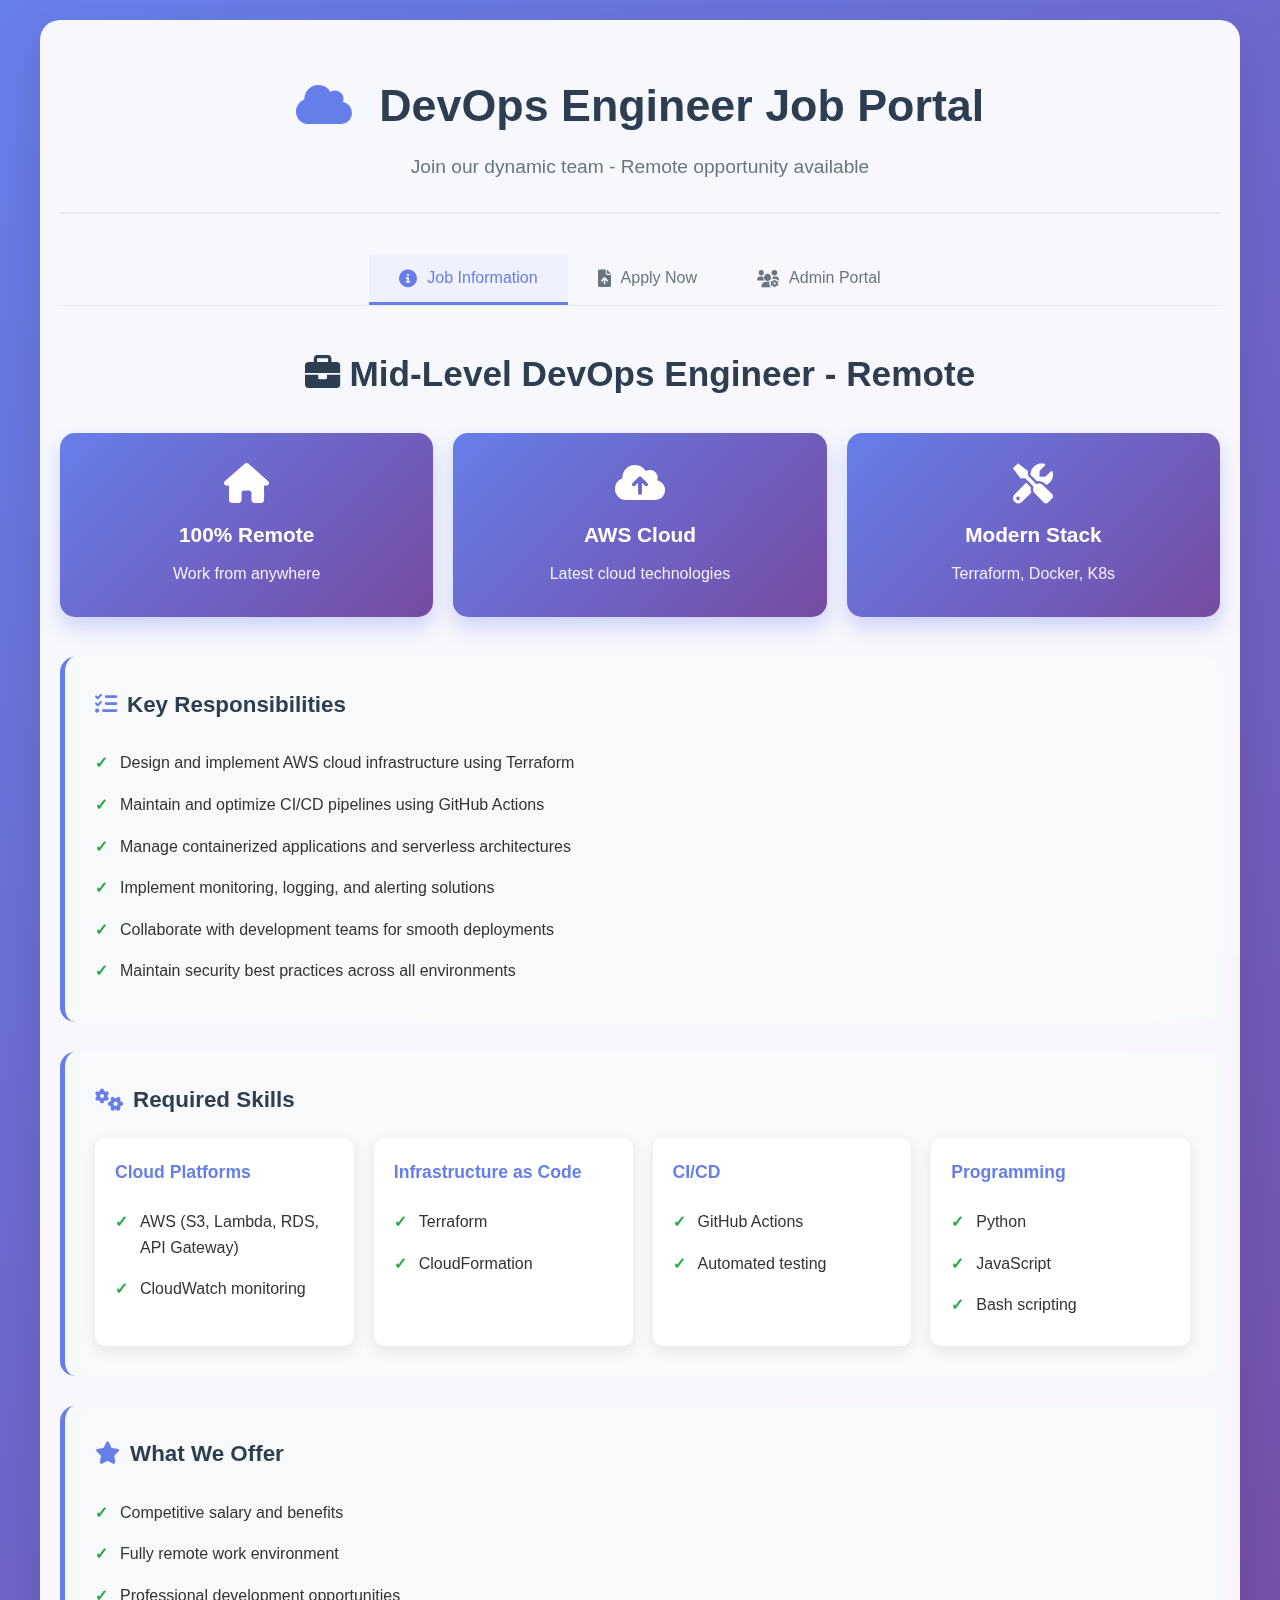
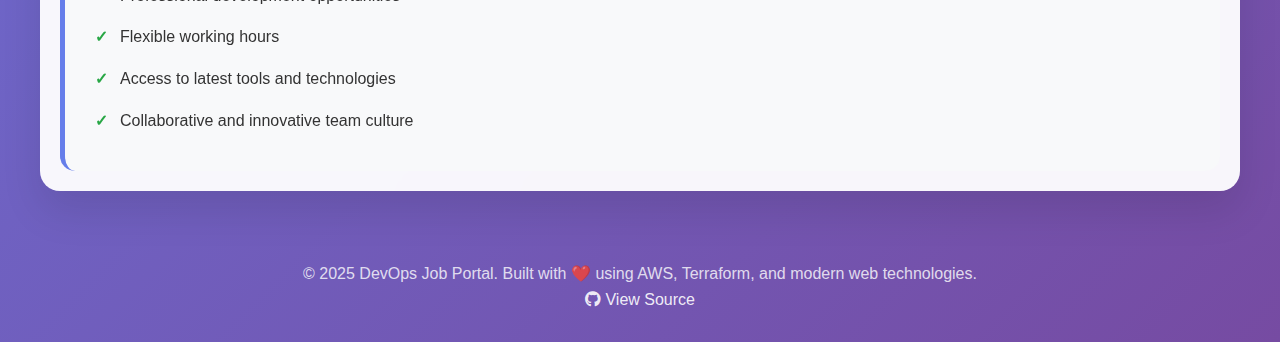
<file: frontend/index.html>
<!DOCTYPE html>
<html lang="en">
<head>
    <meta charset="UTF-8">
    <meta name="viewport" content="width=device-width, initial-scale=1.0">
    <title>DevOps Engineer Job Portal</title>
    <link rel="stylesheet" href="css/styles.css">
    <link href="https://cdnjs.cloudflare.com/ajax/libs/font-awesome/6.0.0/css/all.min.css" rel="stylesheet">
</head>
<body>
    <div class="container">
        <header class="header">
            <h1><i class="fas fa-cloud"></i> DevOps Engineer Job Portal</h1>
            <p class="subtitle">Join our dynamic team - Remote opportunity available</p>
        </header>

        <nav class="nav-tabs">
            <button class="tab-button active" onclick="showTab('job-info')">
                <i class="fas fa-info-circle"></i> Job Information
            </button>
            <button class="tab-button" onclick="showTab('application')">
                <i class="fas fa-file-upload"></i> Apply Now
            </button>
            <button class="tab-button" onclick="showTab('admin')">
                <i class="fas fa-users-cog"></i> Admin Portal
            </button>
        </nav>

        <!-- Job Information Tab -->
        <div id="job-info" class="tab-content active">
            <section class="job-section">
                <h2><i class="fas fa-briefcase"></i> Mid-Level DevOps Engineer - Remote</h2>
                
                <div class="job-highlights">
                    <div class="highlight-card">
                        <i class="fas fa-home"></i>
                        <h3>100% Remote</h3>
                        <p>Work from anywhere</p>
                    </div>
                    <div class="highlight-card">
                        <i class="fas fa-cloud-upload-alt"></i>
                        <h3>AWS Cloud</h3>
                        <p>Latest cloud technologies</p>
                    </div>
                    <div class="highlight-card">
                        <i class="fas fa-tools"></i>
                        <h3>Modern Stack</h3>
                        <p>Terraform, Docker, K8s</p>
                    </div>
                </div>

                <div class="job-details">
                    <div class="detail-section">
                        <h3><i class="fas fa-tasks"></i> Key Responsibilities</h3>
                        <ul>
                            <li>Design and implement AWS cloud infrastructure using Terraform</li>
                            <li>Maintain and optimize CI/CD pipelines using GitHub Actions</li>
                            <li>Manage containerized applications and serverless architectures</li>
                            <li>Implement monitoring, logging, and alerting solutions</li>
                            <li>Collaborate with development teams for smooth deployments</li>
                            <li>Maintain security best practices across all environments</li>
                        </ul>
                    </div>

                    <div class="detail-section">
                        <h3><i class="fas fa-cogs"></i> Required Skills</h3>
                        <div class="skills-grid">
                            <div class="skill-category">
                                <h4>Cloud Platforms</h4>
                                <ul>
                                    <li>AWS (S3, Lambda, RDS, API Gateway)</li>
                                    <li>CloudWatch monitoring</li>
                                </ul>
                            </div>
                            <div class="skill-category">
                                <h4>Infrastructure as Code</h4>
                                <ul>
                                    <li>Terraform</li>
                                    <li>CloudFormation</li>
                                </ul>
                            </div>
                            <div class="skill-category">
                                <h4>CI/CD</h4>
                                <ul>
                                    <li>GitHub Actions</li>
                                    <li>Automated testing</li>
                                </ul>
                            </div>
                            <div class="skill-category">
                                <h4>Programming</h4>
                                <ul>
                                    <li>Python</li>
                                    <li>JavaScript</li>
                                    <li>Bash scripting</li>
                                </ul>
                            </div>
                        </div>
                    </div>

                    <div class="detail-section">
                        <h3><i class="fas fa-star"></i> What We Offer</h3>
                        <ul>
                            <li>Competitive salary and benefits</li>
                            <li>Fully remote work environment</li>
                            <li>Professional development opportunities</li>
                            <li>Flexible working hours</li>
                            <li>Access to latest tools and technologies</li>
                            <li>Collaborative and innovative team culture</li>
                        </ul>
                    </div>
                </div>
            </section>
        </div>

        <!-- Application Tab -->
        <div id="application" class="tab-content">
            <section class="application-section">
                <h2><i class="fas fa-file-upload"></i> Submit Your Application</h2>
                
                <form id="applicationForm" class="application-form">
                    <div class="form-row">
                        <div class="form-group">
                            <label for="firstName">
                                <i class="fas fa-user"></i> First Name *
                            </label>
                            <input type="text" id="firstName" name="firstName" required>
                        </div>
                        <div class="form-group">
                            <label for="lastName">
                                <i class="fas fa-user"></i> Last Name *
                            </label>
                            <input type="text" id="lastName" name="lastName" required>
                        </div>
                    </div>

                    <div class="form-row">
                        <div class="form-group">
                            <label for="email">
                                <i class="fas fa-envelope"></i> Email Address *
                            </label>
                            <input type="email" id="email" name="email" required>
                        </div>
                        <div class="form-group">
                            <label for="phone">
                                <i class="fas fa-phone"></i> Phone Number
                            </label>
                            <input type="tel" id="phone" name="phone">
                        </div>
                    </div>

                    <div class="form-row">
                        <div class="form-group">
                            <label for="experience">
                                <i class="fas fa-briefcase"></i> Years of Experience *
                            </label>
                            <select id="experience" name="experience" required>
                                <option value="">Select experience</option>
                                <option value="1-2">1-2 years</option>
                                <option value="3-5">3-5 years</option>
                                <option value="6-8">6-8 years</option>
                                <option value="9+">9+ years</option>
                            </select>
                        </div>
                        <div class="form-group">
                            <label for="location">
                                <i class="fas fa-map-marker-alt"></i> Current Location
                            </label>
                            <input type="text" id="location" name="location" placeholder="City, Country">
                        </div>
                    </div>

                    <div class="form-group full-width">
                        <label for="skills">
                            <i class="fas fa-code"></i> Key Skills (comma-separated) *
                        </label>
                        <textarea id="skills" name="skills" rows="3" required 
                                  placeholder="e.g., AWS, Terraform, Docker, Kubernetes, Python, CI/CD"></textarea>
                    </div>

                    <div class="form-group full-width">
                        <label for="coverLetter">
                            <i class="fas fa-file-alt"></i> Cover Letter
                        </label>
                        <textarea id="coverLetter" name="coverLetter" rows="6" 
                                  placeholder="Tell us why you're interested in this position and what makes you a great fit..."></textarea>
                    </div>

                    <div class="form-group full-width">
                        <label for="cv" class="file-label">
                            <i class="fas fa-upload"></i> Upload CV/Resume * (PDF, DOC, DOCX - Max 5MB)
                        </label>
                        <input type="file" id="cv" name="cv" accept=".pdf,.doc,.docx" required>
                        <div class="file-info" id="fileInfo"></div>
                    </div>

                    <div class="form-group full-width">
                        <label class="checkbox-label">
                            <input type="checkbox" id="terms" name="terms" required>
                            <span class="checkmark"></span>
                            I agree to the processing of my personal data for recruitment purposes
                        </label>
                    </div>

                    <button type="submit" class="submit-btn">
                        <i class="fas fa-paper-plane"></i> Submit Application
                    </button>
                </form>

                <div id="loadingSpinner" class="loading-spinner" style="display: none;">
                    <i class="fas fa-spinner fa-spin"></i>
                    <p>Submitting your application...</p>
                </div>

                <div id="successMessage" class="message success" style="display: none;">
                    <i class="fas fa-check-circle"></i>
                    <h3>Application Submitted Successfully!</h3>
                    <p>Thank you for your interest. We'll review your application and get back to you soon.</p>
                </div>

                <div id="errorMessage" class="message error" style="display: none;">
                    <i class="fas fa-exclamation-triangle"></i>
                    <h3>Submission Failed</h3>
                    <p id="errorText">Please try again or contact support.</p>
                </div>
            </section>
        </div>

        <!-- Admin Tab -->
        <div id="admin" class="tab-content">
            <section class="admin-section">
                <div class="admin-header">
                    <h2><i class="fas fa-users-cog"></i> Admin Portal</h2>
                </div>
                
                <!-- Login Prompt (shown when not authenticated) -->
                <div class="login-prompt">
                    <div class="login-message">
                        <i class="fas fa-lock"></i>
                        <h3>Authentication Required</h3>
                        <p>Please log in to access the admin portal and view submitted applications.</p>
                        <button class="btn btn-primary" onclick="showAdminLogin()">
                            <i class="fas fa-sign-in-alt"></i> Admin Login
                        </button>
                    </div>
                </div>
                
                <!-- Admin Content (shown when authenticated) -->
                <div class="admin-content" style="display: none;">
                    <div class="admin-controls">
                        <button id="refreshApplications" class="btn-secondary">
                            <i class="fas fa-sync-alt"></i> Refresh List
                        </button>
                    </div>

                    <div class="applications-container">
                        <div class="applications-header">
                            <h3>Submitted Applications</h3>
                            <span id="applicationsCount" class="count-badge">0</span>
                        </div>
                        
                        <div id="applicationsLoading" class="loading-spinner">
                            <i class="fas fa-spinner fa-spin"></i>
                            <p>Loading applications...</p>
                        </div>

                        <div id="applicationsList" class="applications-list">
                            <!-- Applications will be loaded here -->
                        </div>

                        <div id="noApplications" class="no-data" style="display: none;">
                            <i class="fas fa-inbox"></i>
                            <p>No applications submitted yet.</p>
                        </div>
                    </div>
                </div>
            </section>
        </div>
    </div>

    <footer class="footer">
        <p>&copy; 2025 DevOps Job Portal. Built with ❤️ using AWS, Terraform, and modern web technologies.</p>
        <p>
            <a href="https://github.com/your-repo" target="_blank">
                <i class="fab fa-github"></i> View Source
            </a>
        </p>
    </footer>

    <script src="js/app.js"></script>
</body>
</html>
</file>
<file: frontend/css/styles.css>
/* Reset and Base Styles */
* {
    margin: 0;
    padding: 0;
    box-sizing: border-box;
}

body {
    font-family: 'Segoe UI', Tahoma, Geneva, Verdana, sans-serif;
    line-height: 1.6;
    color: #333;
    background: linear-gradient(135deg, #667eea 0%, #764ba2 100%);
    min-height: 100vh;
}

.container {
    max-width: 1200px;
    margin: 0 auto;
    padding: 20px;
    background: rgba(255, 255, 255, 0.95);
    backdrop-filter: blur(10px);
    border-radius: 20px;
    box-shadow: 0 20px 40px rgba(0, 0, 0, 0.1);
    margin-top: 20px;
    margin-bottom: 20px;
}

/* Header */
.header {
    text-align: center;
    margin-bottom: 40px;
    padding: 30px 0;
    border-bottom: 2px solid #e9ecef;
}

.header h1 {
    color: #2c3e50;
    font-size: 2.8rem;
    font-weight: 700;
    margin-bottom: 10px;
}

.header h1 i {
    color: #667eea;
    margin-right: 15px;
}

.subtitle {
    color: #6c757d;
    font-size: 1.2rem;
    font-weight: 300;
}

/* Navigation Tabs */
.nav-tabs {
    display: flex;
    justify-content: center;
    margin-bottom: 40px;
    border-bottom: 1px solid #e9ecef;
}

.tab-button {
    background: none;
    border: none;
    padding: 15px 30px;
    font-size: 1rem;
    font-weight: 500;
    color: #6c757d;
    cursor: pointer;
    border-bottom: 3px solid transparent;
    transition: all 0.3s ease;
    display: flex;
    align-items: center;
    gap: 10px;
}

.tab-button:hover {
    color: #667eea;
    background: rgba(102, 126, 234, 0.05);
}

.tab-button.active {
    color: #667eea;
    border-bottom-color: #667eea;
    background: rgba(102, 126, 234, 0.05);
}

.tab-button i {
    font-size: 1.1rem;
}

/* Tab Content */
.tab-content {
    display: none;
    animation: fadeIn 0.5s ease-in-out;
}

.tab-content.active {
    display: block;
}

@keyframes fadeIn {
    from { opacity: 0; transform: translateY(20px); }
    to { opacity: 1; transform: translateY(0); }
}

/* Job Information Styles */
.job-section h2 {
    color: #2c3e50;
    margin-bottom: 30px;
    font-size: 2.2rem;
    text-align: center;
}

.job-highlights {
    display: grid;
    grid-template-columns: repeat(auto-fit, minmax(250px, 1fr));
    gap: 20px;
    margin-bottom: 40px;
}

.highlight-card {
    text-align: center;
    padding: 30px 20px;
    background: linear-gradient(135deg, #667eea 0%, #764ba2 100%);
    color: white;
    border-radius: 15px;
    box-shadow: 0 10px 20px rgba(102, 126, 234, 0.3);
    transform: translateY(0);
    transition: transform 0.3s ease, box-shadow 0.3s ease;
}

.highlight-card:hover {
    transform: translateY(-5px);
    box-shadow: 0 15px 30px rgba(102, 126, 234, 0.4);
}

.highlight-card i {
    font-size: 2.5rem;
    margin-bottom: 15px;
    display: block;
}

.highlight-card h3 {
    font-size: 1.3rem;
    margin-bottom: 10px;
}

.highlight-card p {
    opacity: 0.9;
}

/* Job Details */
.job-details {
    display: grid;
    gap: 30px;
}

.detail-section {
    background: #f8f9fa;
    padding: 30px;
    border-radius: 15px;
    border-left: 5px solid #667eea;
}

.detail-section h3 {
    color: #2c3e50;
    margin-bottom: 20px;
    font-size: 1.4rem;
    display: flex;
    align-items: center;
    gap: 10px;
}

.detail-section h3 i {
    color: #667eea;
}

.detail-section ul {
    list-style: none;
    padding-left: 0;
}

.detail-section li {
    padding: 8px 0;
    position: relative;
    padding-left: 25px;
}

.detail-section li:before {
    content: "✓";
    position: absolute;
    left: 0;
    color: #28a745;
    font-weight: bold;
}

/* Skills Grid */
.skills-grid {
    display: grid;
    grid-template-columns: repeat(auto-fit, minmax(200px, 1fr));
    gap: 20px;
}

.skill-category {
    background: white;
    padding: 20px;
    border-radius: 10px;
    box-shadow: 0 5px 15px rgba(0, 0, 0, 0.08);
}

.skill-category h4 {
    color: #667eea;
    margin-bottom: 15px;
    font-size: 1.1rem;
}

/* Application Form */
.application-section {
    max-width: 800px;
    margin: 0 auto;
}

.application-section h2 {
    color: #2c3e50;
    margin-bottom: 30px;
    font-size: 2.2rem;
    text-align: center;
}

.application-form {
    background: #f8f9fa;
    padding: 40px;
    border-radius: 15px;
    box-shadow: 0 10px 30px rgba(0, 0, 0, 0.1);
}

.form-row {
    display: grid;
    grid-template-columns: 1fr 1fr;
    gap: 20px;
    margin-bottom: 20px;
}

.form-group {
    display: flex;
    flex-direction: column;
}

.form-group.full-width {
    grid-column: 1 / -1;
}

.form-group label {
    color: #2c3e50;
    font-weight: 600;
    margin-bottom: 8px;
    display: flex;
    align-items: center;
    gap: 8px;
}

.form-group label i {
    color: #667eea;
    width: 16px;
}

.form-group input,
.form-group select,
.form-group textarea {
    padding: 12px 15px;
    border: 2px solid #e9ecef;
    border-radius: 8px;
    font-size: 1rem;
    transition: border-color 0.3s ease, box-shadow 0.3s ease;
    background: white;
}

.form-group input:focus,
.form-group select:focus,
.form-group textarea:focus {
    outline: none;
    border-color: #667eea;
    box-shadow: 0 0 0 3px rgba(102, 126, 234, 0.1);
}

.form-group textarea {
    resize: vertical;
    min-height: 100px;
}

/* File Input */
.file-label {
    cursor: pointer;
    padding: 15px;
    border: 2px dashed #667eea;
    border-radius: 8px;
    text-align: center;
    background: rgba(102, 126, 234, 0.05);
    transition: all 0.3s ease;
}

.file-label:hover {
    background: rgba(102, 126, 234, 0.1);
}

input[type="file"] {
    display: none;
}

.file-info {
    margin-top: 10px;
    padding: 10px;
    background: #e8f5e8;
    border-radius: 5px;
    display: none;
    color: #28a745;
    font-weight: 500;
}

/* Checkbox */
.checkbox-label {
    display: flex;
    align-items: center;
    cursor: pointer;
    color: #2c3e50;
}

.checkbox-label input[type="checkbox"] {
    display: none;
}

.checkmark {
    width: 20px;
    height: 20px;
    border: 2px solid #667eea;
    border-radius: 4px;
    margin-right: 10px;
    position: relative;
    transition: all 0.3s ease;
}

.checkbox-label input[type="checkbox"]:checked + .checkmark {
    background: #667eea;
}

.checkbox-label input[type="checkbox"]:checked + .checkmark:after {
    content: "✓";
    position: absolute;
    top: -2px;
    left: 3px;
    color: white;
    font-weight: bold;
}

/* Buttons */
.submit-btn,
.btn-secondary {
    padding: 15px 30px;
    border: none;
    border-radius: 8px;
    font-size: 1rem;
    font-weight: 600;
    cursor: pointer;
    transition: all 0.3s ease;
    display: flex;
    align-items: center;
    justify-content: center;
    gap: 10px;
}

.submit-btn {
    background: linear-gradient(135deg, #667eea 0%, #764ba2 100%);
    color: white;
    width: 100%;
    margin-top: 20px;
}

.submit-btn:hover {
    transform: translateY(-2px);
    box-shadow: 0 10px 20px rgba(102, 126, 234, 0.3);
}

.submit-btn:disabled {
    opacity: 0.6;
    cursor: not-allowed;
    transform: none;
    box-shadow: none;
}

.btn-secondary {
    background: #6c757d;
    color: white;
}

.btn-secondary:hover {
    background: #5a6268;
}

/* Messages */
.message {
    padding: 20px;
    border-radius: 10px;
    margin-top: 20px;
    text-align: center;
}

.message.success {
    background: #d4edda;
    border: 1px solid #c3e6cb;
    color: #155724;
}

.message.error {
    background: #f8d7da;
    border: 1px solid #f5c6cb;
    color: #721c24;
}

.message i {
    font-size: 2rem;
    margin-bottom: 10px;
    display: block;
}

.message h3 {
    margin-bottom: 10px;
}

/* Loading Spinner */
.loading-spinner {
    text-align: center;
    padding: 40px;
    color: #667eea;
}

.loading-spinner i {
    font-size: 2rem;
    margin-bottom: 10px;
    display: block;
}

/* Admin Portal */
.admin-section {
    max-width: 1000px;
    margin: 0 auto;
}

.admin-section h2 {
    color: #2c3e50;
    margin-bottom: 30px;
    font-size: 2.2rem;
    text-align: center;
}

.admin-controls {
    margin-bottom: 30px;
    text-align: right;
}

.applications-container {
    background: #f8f9fa;
    border-radius: 15px;
    overflow: hidden;
}

.applications-header {
    background: linear-gradient(135deg, #667eea 0%, #764ba2 100%);
    color: white;
    padding: 20px 30px;
    display: flex;
    justify-content: space-between;
    align-items: center;
}

.applications-header h3 {
    font-size: 1.5rem;
}

.count-badge {
    background: rgba(255, 255, 255, 0.2);
    padding: 5px 15px;
    border-radius: 20px;
    font-weight: bold;
}

.applications-list {
    max-height: 600px;
    overflow-y: auto;
}

.application-card {
    background: white;
    margin: 15px;
    padding: 25px;
    border-radius: 10px;
    box-shadow: 0 5px 15px rgba(0, 0, 0, 0.08);
    border-left: 5px solid #667eea;
    transition: transform 0.3s ease, box-shadow 0.3s ease;
}

.application-card:hover {
    transform: translateX(5px);
    box-shadow: 0 8px 25px rgba(0, 0, 0, 0.12);
}

.application-header {
    display: flex;
    justify-content: space-between;
    align-items: center;
    margin-bottom: 15px;
    flex-wrap: wrap;
    gap: 10px;
}

.applicant-name {
    font-size: 1.3rem;
    font-weight: 600;
    color: #2c3e50;
}

.application-date {
    color: #6c757d;
    font-size: 0.9rem;
}

.application-details {
    display: grid;
    grid-template-columns: repeat(auto-fit, minmax(200px, 1fr));
    gap: 15px;
    margin-bottom: 15px;
}

.detail-item {
    display: flex;
    align-items: center;
    gap: 8px;
    color: #495057;
}

.detail-item i {
    color: #667eea;
    width: 16px;
}

.skills-list {
    margin-top: 10px;
}

.skill-tag {
    display: inline-block;
    background: #667eea;
    color: white;
    padding: 4px 12px;
    border-radius: 15px;
    font-size: 0.85rem;
    margin: 2px;
}

.application-actions {
    display: flex;
    gap: 10px;
    margin-top: 15px;
}

.btn-view {
    background: #007bff;
    color: white;
    padding: 8px 16px;
    border: none;
    border-radius: 5px;
    cursor: pointer;
    font-size: 0.9rem;
    transition: background 0.3s ease;
}

.btn-view:hover {
    background: #0056b3;
}

.no-data {
    text-align: center;
    padding: 60px 20px;
    color: #6c757d;
}

.no-data i {
    font-size: 3rem;
    margin-bottom: 20px;
    display: block;
    opacity: 0.5;
}

/* Footer */
.footer {
    text-align: center;
    margin-top: 40px;
    padding: 30px 20px;
    color: rgba(255, 255, 255, 0.8);
}

.footer a {
    color: rgba(255, 255, 255, 0.9);
    text-decoration: none;
    transition: color 0.3s ease;
}

.footer a:hover {
    color: white;
}

/* Responsive Design */
@media (max-width: 768px) {
    .container {
        margin: 10px;
        padding: 15px;
    }
    
    .header h1 {
        font-size: 2rem;
    }
    
    .nav-tabs {
        flex-wrap: wrap;
    }
    
    .tab-button {
        padding: 10px 15px;
        font-size: 0.9rem;
    }
    
    .form-row {
        grid-template-columns: 1fr;
    }
    
    .job-highlights {
        grid-template-columns: 1fr;
    }
    
    .skills-grid {
        grid-template-columns: 1fr;
    }
    
    .application-header {
        flex-direction: column;
        align-items: flex-start;
    }
    
    .application-details {
        grid-template-columns: 1fr;
    }
    
    .application-actions {
        flex-wrap: wrap;
    }
}

@media (max-width: 480px) {
    .header h1 {
        font-size: 1.5rem;
    }
    
    .tab-button {
        padding: 8px 12px;
        font-size: 0.8rem;
        flex-direction: column;
        gap: 5px;
    }
    
    .application-form {
        padding: 20px;
    }
    
    .highlight-card {
        padding: 20px 15px;
    }
    
    .highlight-card i {
        font-size: 2rem;
    }
}

/* ============================================ */
/* AUTHENTICATION STYLES */
/* ============================================ */

/* Login Prompt */
.login-prompt {
    display: flex;
    justify-content: center;
    align-items: center;
    min-height: 400px;
    text-align: center;
}

.login-message {
    background: rgba(255, 255, 255, 0.9);
    padding: 50px 40px;
    border-radius: 20px;
    box-shadow: 0 10px 30px rgba(0, 0, 0, 0.1);
    max-width: 500px;
    width: 100%;
}

.login-message i {
    font-size: 4rem;
    color: #667eea;
    margin-bottom: 20px;
}

.login-message h3 {
    color: #2c3e50;
    font-size: 1.8rem;
    margin-bottom: 15px;
    font-weight: 600;
}

.login-message p {
    color: #6c757d;
    font-size: 1.1rem;
    margin-bottom: 30px;
    line-height: 1.6;
}

/* Admin Header */
.admin-header {
    display: flex;
    justify-content: space-between;
    align-items: center;
    margin-bottom: 30px;
    padding-bottom: 15px;
    border-bottom: 2px solid #e9ecef;
}

.logout-btn {
    background: #dc3545 !important;
    border-color: #dc3545 !important;
    padding: 8px 16px !important;
    font-size: 0.9rem !important;
}

.logout-btn:hover {
    background: #c82333 !important;
    border-color: #c82333 !important;
}

/* Authentication Modal */
.auth-modal {
    display: none;
    position: fixed;
    z-index: 1000;
    left: 0;
    top: 0;
    width: 100%;
    height: 100%;
    background-color: rgba(0, 0, 0, 0.7);
    backdrop-filter: blur(5px);
    justify-content: center;
    align-items: center;
}

.auth-modal-content {
    background: white;
    padding: 0;
    border-radius: 20px;
    box-shadow: 0 20px 60px rgba(0, 0, 0, 0.3);
    width: 90%;
    max-width: 400px;
    max-height: 90vh;
    overflow: hidden;
    animation: modalSlideIn 0.3s ease-out;
}

@keyframes modalSlideIn {
    from {
        opacity: 0;
        transform: translateY(-50px);
    }
    to {
        opacity: 1;
        transform: translateY(0);
    }
}

.auth-header {
    background: linear-gradient(135deg, #667eea 0%, #764ba2 100%);
    color: white;
    padding: 25px 30px;
    display: flex;
    justify-content: space-between;
    align-items: center;
}

.auth-header h3 {
    margin: 0;
    font-size: 1.4rem;
    font-weight: 600;
}

.auth-close {
    background: none;
    border: none;
    color: white;
    font-size: 1.8rem;
    cursor: pointer;
    padding: 0;
    width: 30px;
    height: 30px;
    display: flex;
    align-items: center;
    justify-content: center;
    border-radius: 50%;
    transition: background-color 0.3s ease;
}

.auth-close:hover {
    background-color: rgba(255, 255, 255, 0.2);
}

.auth-form {
    padding: 30px;
}

.auth-form .form-group {
    margin-bottom: 25px;
}

.auth-form label {
    display: block;
    margin-bottom: 8px;
    color: #2c3e50;
    font-weight: 600;
    font-size: 0.95rem;
}

.auth-form input {
    width: 100%;
    padding: 12px 15px;
    border: 2px solid #e9ecef;
    border-radius: 10px;
    font-size: 1rem;
    transition: all 0.3s ease;
    background-color: #f8f9fa;
}

.auth-form input:focus {
    outline: none;
    border-color: #667eea;
    background-color: white;
    box-shadow: 0 0 0 3px rgba(102, 126, 234, 0.1);
}

.auth-form .error-message {
    background-color: #f8d7da;
    color: #721c24;
    padding: 12px 15px;
    border-radius: 10px;
    margin-bottom: 20px;
    border: 1px solid #f5c6cb;
    font-size: 0.9rem;
}

.auth-form .btn {
    width: 100%;
    padding: 12px;
    font-size: 1rem;
    font-weight: 600;
    border-radius: 10px;
    transition: all 0.3s ease;
}

/* Responsive Authentication */
@media (max-width: 768px) {
    .login-message {
        padding: 40px 30px;
        margin: 20px;
    }
    
    .login-message i {
        font-size: 3rem;
    }
    
    .login-message h3 {
        font-size: 1.5rem;
    }
    
    .auth-modal-content {
        width: 95%;
        margin: 20px;
    }
    
    .auth-header {
        padding: 20px 25px;
    }
    
    .auth-form {
        padding: 25px 20px;
    }
    
    .admin-header {
        flex-direction: column;
        gap: 15px;
        text-align: center;
    }
}
</file>
